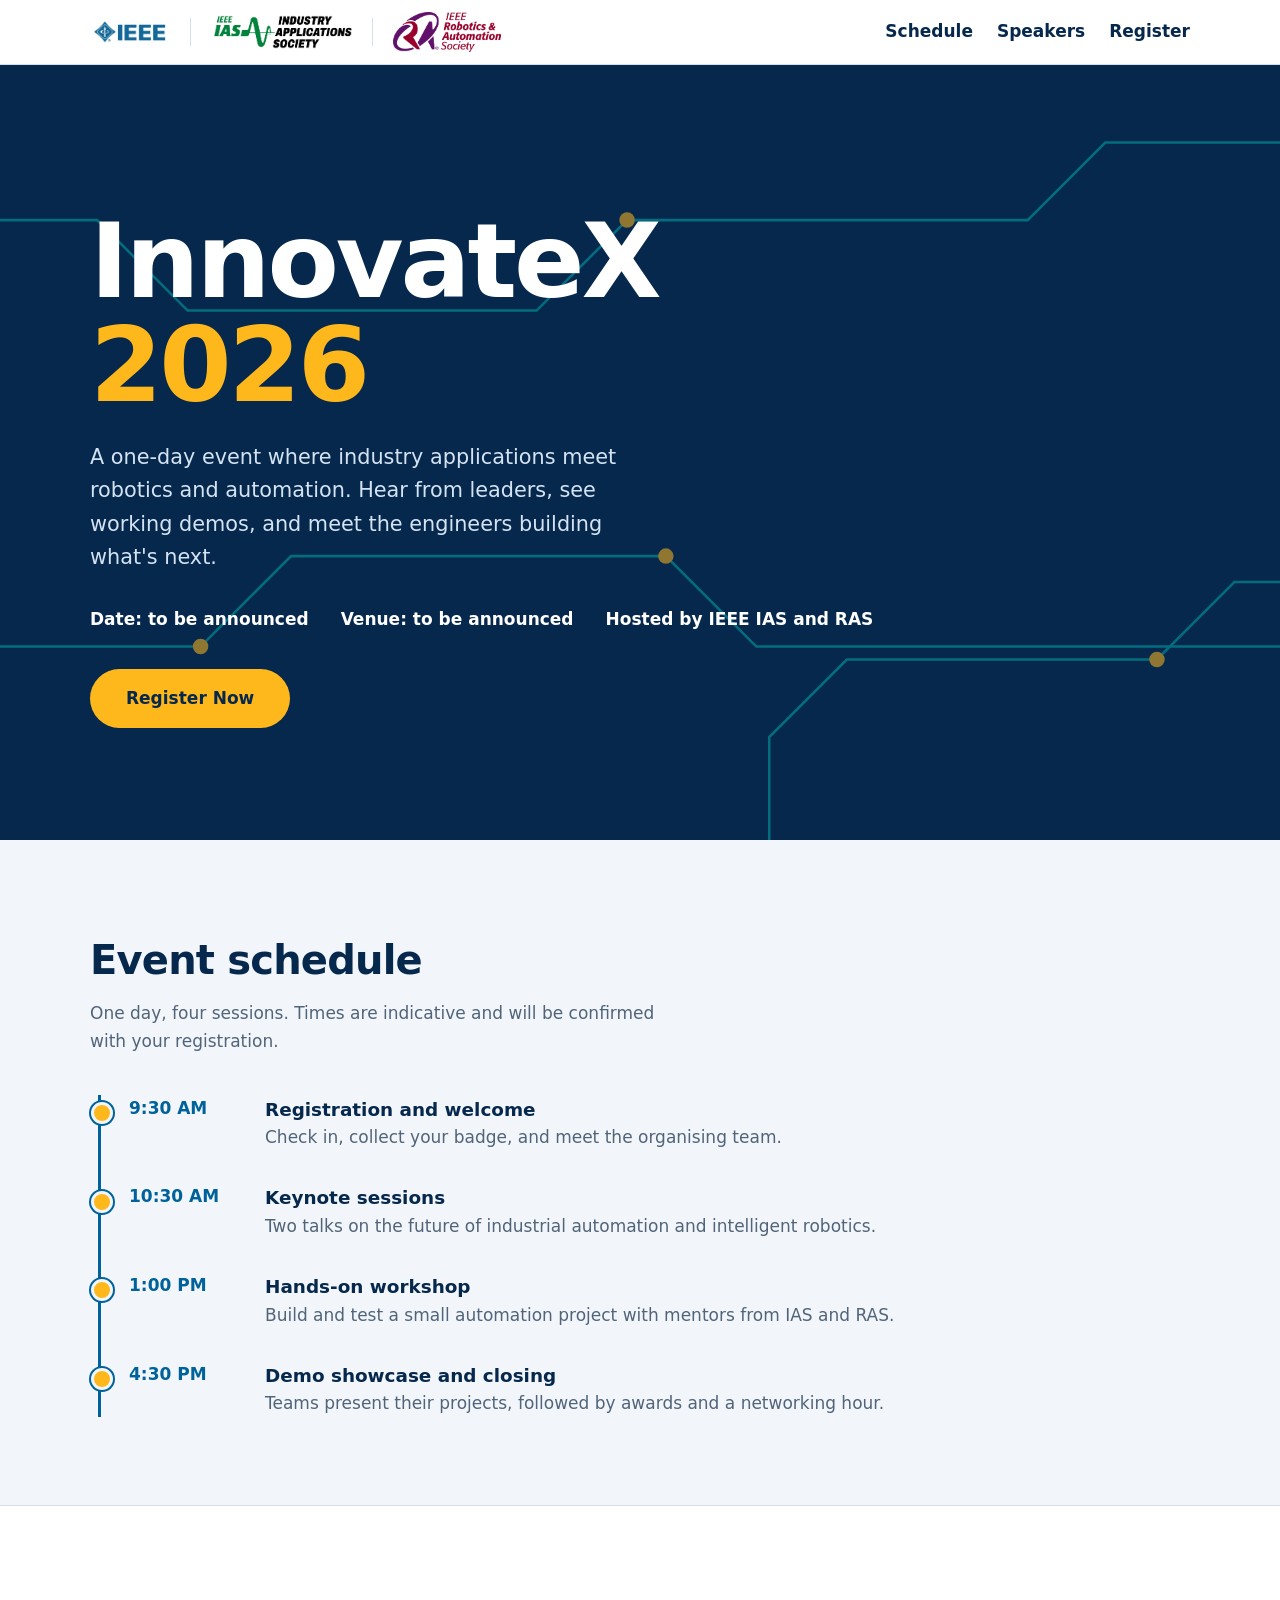
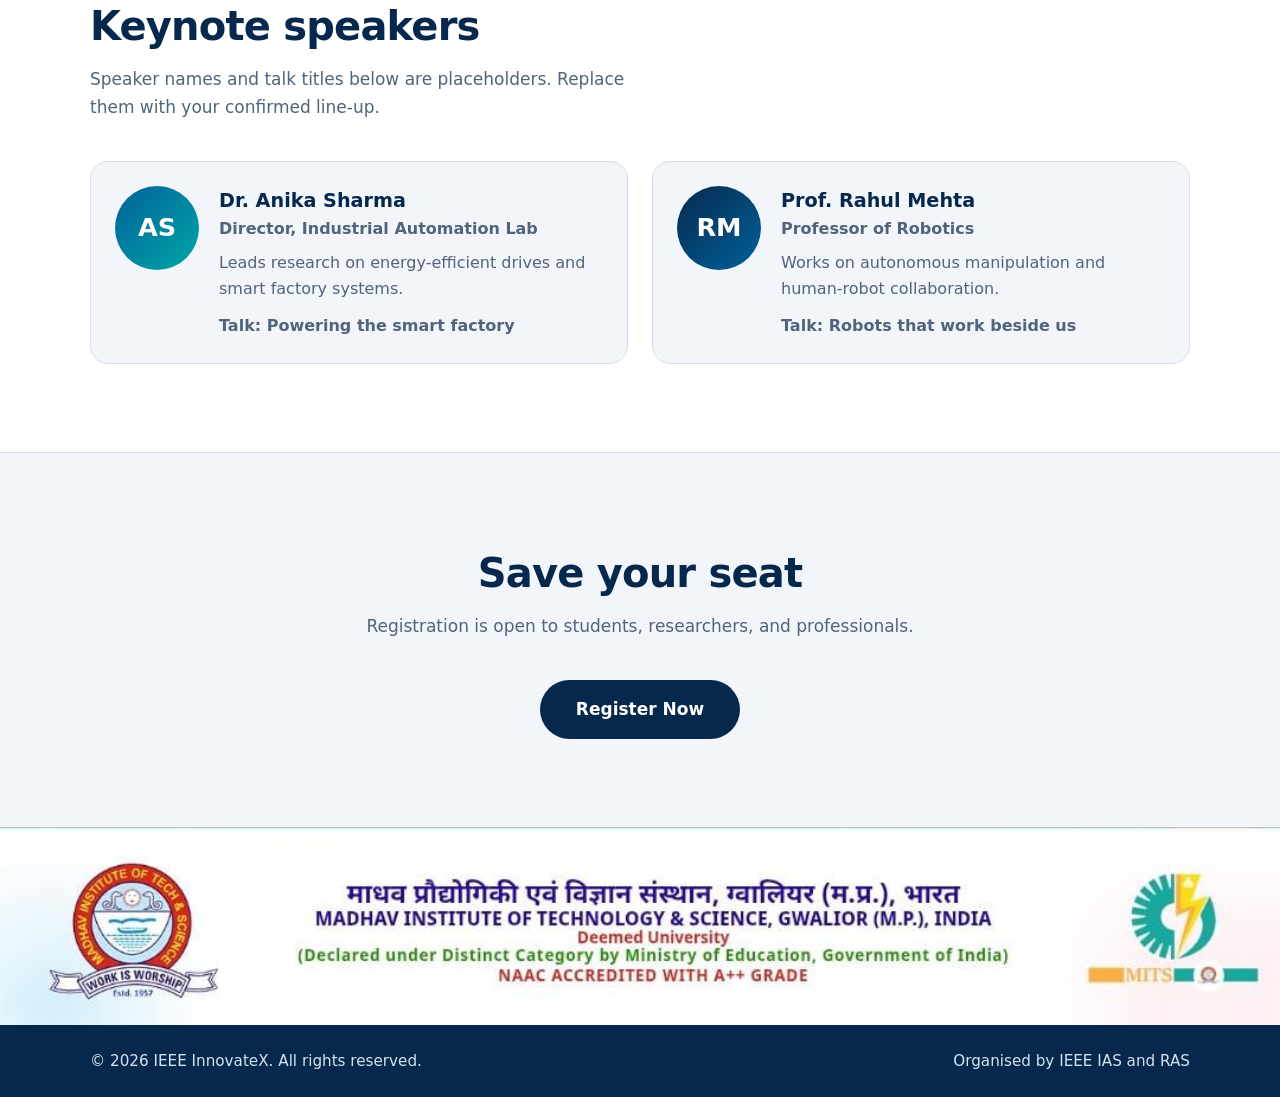
<file: index2.html>
<!DOCTYPE html>
<html lang="en">
<head>
<meta charset="utf-8">
<meta name="viewport" content="width=device-width, initial-scale=1">
<title>IEEE InnovateX 2026</title>
<meta name="description" content="IEEE InnovateX 2026 - a one-day event on industry applications and robotics, hosted by IEEE IAS and RAS.">
<link rel="stylesheet" href="syle2.css">
<!-- <link rel="preconnect" href="https://fonts.googleapis.com"> -->
<!-- <link rel="preconnect" href="https://fonts.gstatic.com" crossorigin> -->
<!-- <link href="https://fonts.googleapis.com/css2?family=Sora:wght@500;700;800&family=Source+Sans+3:wght@400;600&display=swap" rel="stylesheet"> -->
</head>
<body>

<header>
  <div class="wrap bar">
    <div class="logos">
      <img  src="images.jpeg" alt="IEEE" >
      <span  class="sep" aria-hidden="true"></span>
      <img src="IAS.png" alt="IEEE Industry Applications Society (IAS)">
      <span class="sep" aria-hidden="true"></span>
      <img src="RAS.png" alt="IEEE Robotics and Automation Society (RAS)">
    </div>
    <nav aria-label="Primary">
      <a href="schedule.html">Schedule</a>
      <a href="speakers.html">Speakers</a>
      <a href="register.html">Register</a>
    </nav>
  </div>
</header>

<main>
  <div class="hero">
    <svg class="traces" viewBox="0 0 1200 600" preserveAspectRatio="xMidYMid slice" aria-hidden="true">
      <path d="M0 450 H260 L330 380 H620 L690 450 H1200"/>
      <path d="M0 120 H180 L250 190 H520 L590 120 H900 L960 60 H1200"/>
      <path d="M700 600 V520 L760 460 H1000 L1060 400 H1200"/>
      <circle cx="260" cy="450" r="6"/><circle cx="620" cy="380" r="6"/>
      <circle cx="590" cy="120" r="6"/><circle cx="1000" cy="460" r="6"/>
    </svg>
    <div class="wrap">
      <h1>InnovateX <span>2026</span></h1>
      <p class="lede">A one-day event where industry applications meet robotics and automation. Hear from leaders, see working demos, and meet the engineers building what's next.</p>
      <div class="meta">
        <span>Date: to be announced</span>
        <span>Venue: to be announced</span>
        <span>Hosted by IEEE IAS and RAS</span>
      </div>
      <a class="btn" href="#register">Register Now</a>
    </div>
  </div>

  <section id="schedule">
    <div class="wrap">
      <h2>Event schedule</h2>
      <p class="sub">One day, four sessions. Times are indicative and will be confirmed with your registration.</p>
      <ol class="timeline">
        <li><span class="time">9:30 AM</span><div><h3>Registration and welcome</h3><p>Check in, collect your badge, and meet the organising team.</p></div></li>
        <li><span class="time">10:30 AM</span><div><h3>Keynote sessions</h3><p>Two talks on the future of industrial automation and intelligent robotics.</p></div></li>
        <li><span class="time">1:00 PM</span><div><h3>Hands-on workshop</h3><p>Build and test a small automation project with mentors from IAS and RAS.</p></div></li>
        <li><span class="time">4:30 PM</span><div><h3>Demo showcase and closing</h3><p>Teams present their projects, followed by awards and a networking hour.</p></div></li>
      </ol>
    </div>
  </section>

  <section id="speakers" class="speakers">
    <div class="wrap">
      <h2>Keynote speakers</h2>
      <p class="sub">Speaker names and talk titles below are placeholders. Replace them with your confirmed line-up.</p>
      <div class="grid">
        <article class="speaker">
          <div class="avatar" aria-hidden="true">AS</div>
          <div>
            <h3>Dr. Anika Sharma</h3>
            <p class="role">Director, Industrial Automation Lab</p>
            <p>Leads research on energy-efficient drives and smart factory systems.</p>
            <p class="talk">Talk: Powering the smart factory</p>
          </div>
        </article>
        <article class="speaker">
          <div class="avatar" aria-hidden="true">RM</div>
          <div>
            <h3>Prof. Rahul Mehta</h3>
            <p class="role">Professor of Robotics</p>
            <p>Works on autonomous manipulation and human-robot collaboration.</p>
            <p class="talk">Talk: Robots that work beside us</p>
          </div>
        </article>
      </div>
    </div>
  </section>

  <section id="register" class="cta">
    <div class="wrap">
      <h2>Save your seat</h2>
      <p class="sub" style="margin-inline:auto">Registration is open to students, researchers, and professionals.</p>
      <a class="btn" href="register.html">Register Now</a>
    </div>
  </section>
</main>

<footer>
  <img class="foot-img" src="footer image.jpg" alt="IEEE InnovateX 2026 footer banner">
  <div class="wrap foot-links">
    <span>&copy; 2026 IEEE InnovateX. All rights reserved.</span>
    <span>Organised by IEEE IAS and RAS</span>
  </div>
  <div class="foor-links"></div>
</footer>

</body>
</html>
</file>
<file: syle2.css>
:root{
  --ink:#06284d; --blue:#00629b; --teal:#00a6a6; --amber:#ffb81c;
  --bg:#f2f6fa; --card:#ffffff; --text:#1c2b3a; --muted:#51647a; --line:#d5dfea;
  --head:'Sora',system-ui,sans-serif; --body:'Source Sans 3',system-ui,sans-serif;
}
*{box-sizing:border-box;margin:0;padding:0}
html{scroll-behavior:smooth}
body{font-family:var(--body);font-size:1.0625rem;line-height:1.6;color:var(--text);background:var(--bg)}
img{max-width:100%;display:block}
a{color:inherit}
:focus-visible{outline:3px solid var(--amber);outline-offset:3px}
.wrap{width:min(1100px,100% - 2.5rem);margin-inline:auto}

/* Header */
header{background:#fff;border-bottom:1px solid var(--line);position:sticky;top:0;z-index:10}
.bar{display:flex;align-items:center;justify-content:space-between;gap:1rem;padding:.75rem 0}
.logos{display:flex;align-items:center;gap:1.25rem;flex-wrap:wrap}
.logos img{height:40px;width:auto}
.logos .sep{width:1px;height:28px;background:var(--line)}
.logo-fallback{font-family:var(--head);font-weight:700;color:var(--blue)}
nav{display:flex;gap:1.5rem;font-weight:600}
nav a{text-decoration:none;color:var(--ink)}
nav a:hover{color:var(--blue);text-decoration:underline;text-underline-offset:5px}

/* Hero */
.hero{position:relative;background:var(--ink);color:#fff;overflow:hidden;padding:clamp(4rem,12vw,9rem) 0 clamp(4rem,10vw,7rem)}
.traces{position:absolute;inset:0;width:100%;height:100%;opacity:.55}
.traces path{fill:none;stroke:var(--teal);stroke-width:2}
.traces circle{fill:var(--amber)}
.hero .wrap{position:relative}
.hero h1{font-family:var(--head);font-weight:800;font-size:clamp(2.6rem,9vw,6.5rem);line-height:1;letter-spacing:-.03em}
.hero h1 span{display:block;color:var(--amber)}
.hero p.lede{max-width:34rem;margin:1.5rem 0 2rem;font-size:clamp(1.05rem,2.4vw,1.3rem);color:#d4e3f2}
.meta{display:flex;flex-wrap:wrap;gap:.5rem 2rem;margin-bottom:2.25rem;font-weight:600}
.btn{display:inline-block;background:var(--amber);color:var(--ink);font-family:var(--head);font-weight:700;padding:1rem 2.25rem;border-radius:999px;text-decoration:none;transition:transform .15s,background .15s}
.btn:hover{background:#ffc84d;transform:translateY(-2px)}

/* Sections */
section{padding:clamp(3rem,8vw,5.5rem) 0}
h2{font-family:var(--head);font-weight:700;font-size:clamp(1.7rem,4.5vw,2.5rem);color:var(--ink);letter-spacing:-.02em;margin-bottom:.5rem}
.sub{color:var(--muted);max-width:36rem;margin-bottom:2.5rem}

/* Schedule */
.timeline{list-style:none;border-left:3px solid var(--blue);margin-left:.5rem}
.timeline li{position:relative;display:grid;grid-template-columns:7.5rem 1fr;gap:1rem;padding:0 0 2rem 1.75rem}
.timeline li::before{content:"";position:absolute;left:-.6rem;top:.45rem;width:1rem;height:1rem;border-radius:50%;background:var(--amber);border:3px solid var(--bg);box-shadow:0 0 0 2px var(--blue)}
.timeline li:last-child{padding-bottom:0}
.time{font-family:var(--head);font-weight:700;color:var(--blue)}
.timeline h3{font-family:var(--head);font-size:1.15rem;color:var(--ink)}
.timeline p{color:var(--muted)}

/* Speakers */
.speakers{background:#fff;border-block:1px solid var(--line)}
.grid{display:grid;grid-template-columns:repeat(auto-fit,minmax(min(100%,300px),1fr));gap:1.5rem}
.speaker{display:flex;gap:1.25rem;align-items:flex-start;background:var(--bg);border:1px solid var(--line);border-radius:18px;padding:1.5rem}
.avatar{flex:none;width:84px;height:84px;border-radius:50%;display:grid;place-items:center;font-family:var(--head);font-weight:800;font-size:1.6rem;color:#fff;background:linear-gradient(135deg,var(--blue),var(--teal))}
.speaker:nth-child(2) .avatar{background:linear-gradient(135deg,var(--ink),var(--blue))}
.speaker h3{font-family:var(--head);font-size:1.2rem;color:var(--ink)}
.role{color:var(--blue);font-weight:600;margin-bottom:.5rem}
.speaker p{color:var(--muted);font-size:1rem}
.talk{margin-top:.75rem;font-weight:600;color:var(--ink)}

/* CTA */
.cta{text-align:center}
.cta .btn{background:var(--ink);color:#fff}
.cta .btn:hover{background:var(--blue)}

/* Footer */
footer{background:var(--ink);color:#d4e3f2}
.foot-img{width:100%;height:auto;display:block;border}
.foot-links{ display: flex; flex-wrap:wrap;justify-content:space-between; gap: 1rem; padding: 1.5rem 0;font-size: 0.95rem}

@media (max-width:640px){
  nav{display:none}
  .logos img{height:32px}
  .timeline li{grid-template-columns:1fr;gap:.15rem}
  .speaker{flex-direction:column}
}
@media (prefers-reduced-motion:reduce){html{scroll-behavior:auto}.btn{transition:none}}
</file>
